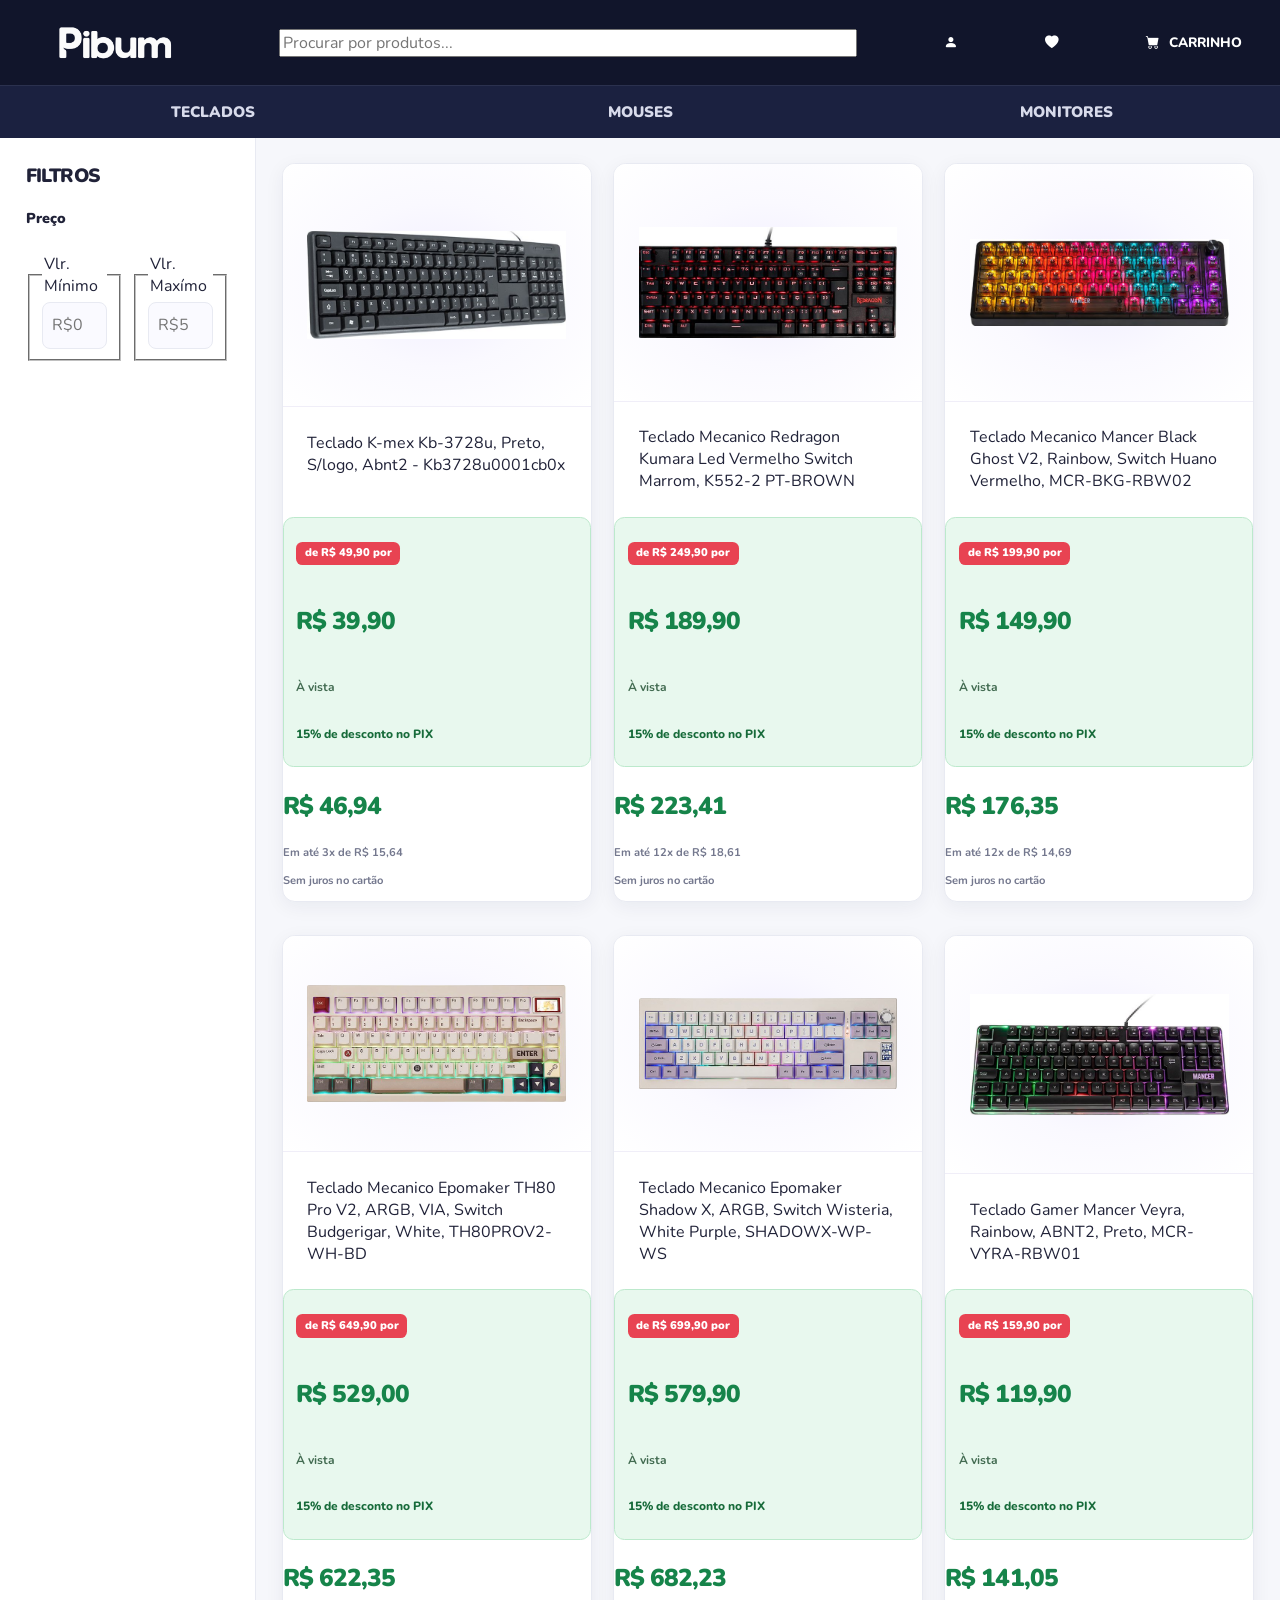
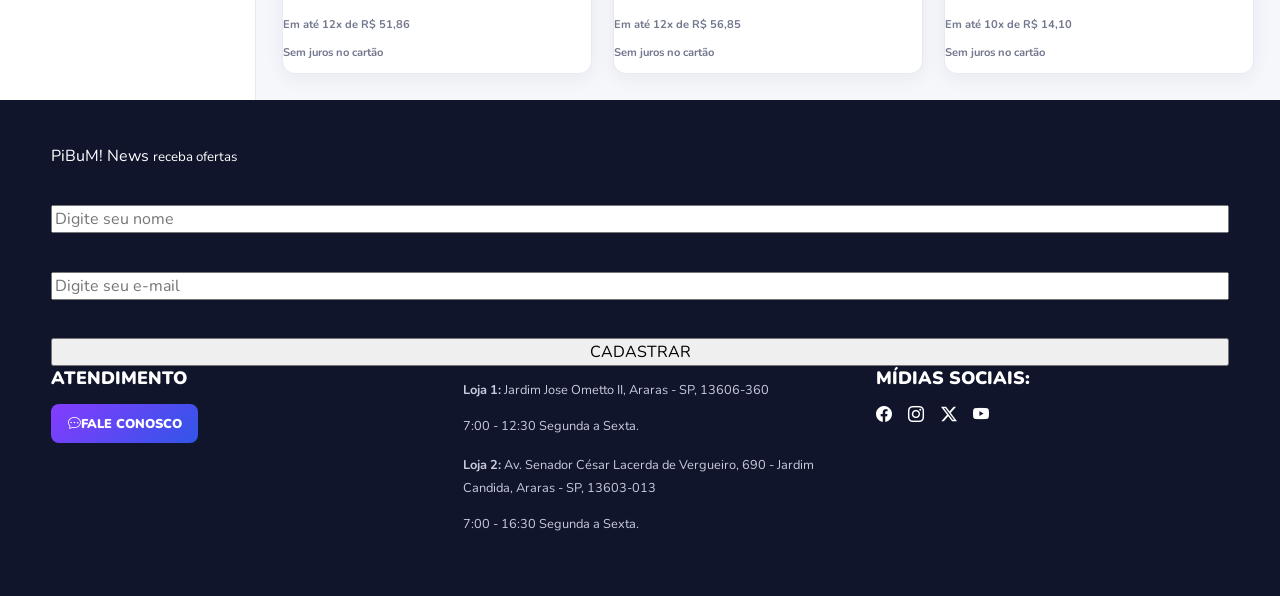
<file: index.html>
<!DOCTYPE html>
<html lang="pt-br">
<head>
    <meta charset="UTF-8">
    <meta name="viewport" content="width=device-width, initial-scale=1.0">
    <link rel="stylesheet" href="style.css">
    <link rel="stylesheet" href="https://cdn.jsdelivr.net/npm/bootstrap-icons@1.13.1/font/bootstrap-icons.min.css">
    <link rel="icon" type="img/png" href="imglogo/Pibum Site Logo.png">
    <title>Pikabum</title>
</head>
<body>

    <!--HEADER-->

    <header>
        <div class="logo">
            <img src="logo-pibum.png">
        </div>
        
        <input type="search" placeholder="Procurar por produtos..." class="busca">
           
        <div class="user" title="Usuário"><i class="bi bi-person-fill"></i></div>
            
        <div class="favoritos" title="Favoritos"><i class="bi bi-heart-fill"></i></div>
            
        <div class="carrinho">
            <i class="bi bi-cart-fill"></i>
            <div class="texto_carrinho">
                <p>CARRINHO</p>
            
            </div>
        </div>
            
    </header>
    
    <!--NAV-->

    <nav>
        <ul>
            <li><a href="index.html">TECLADOS</a></li>
            <li><a href="mouses.html">MOUSES</a></li>
            <li><a href="monitores.html">MONITORES</a></li>
        </ul>
    </nav>

    <!--ASIDE-->

    <aside>

        <h2>FILTROS</h2>
        <div class="blocoPrecos">
            <h3>Preço</h3>

            <div class="caixinhas">
                <div class="caixinhaMin">
                <fieldset> 
                    <legend>Vlr. Mínimo</legend>
                    <input type="number" placeholder="R$0,00" min="0">
               </fieldset>
                </div>

                <div class="caixinhaMax">
                    <fieldset>
                        <legend>Vlr. Maxímo</legend>
                        <input type="number" placeholder="R$5.000,00" min="0">
                    </fieldset>
                </div>
            </div>
        </div>

        
    </aside>

    <!--MAIN-->

    <main>
    <!--TECLADO 1-->
    <div class="cardProduto">

        <div class="cardImagemCaixa">
            <img src="Teclado Membrana K-Mex KB-3728, ABNT2, Preto, KB3728U0001CB0X.png">
        </div>

        <div class="cardTexto">Teclado K-mex Kb-3728u, Preto, S/logo, Abnt2 - Kb3728u0001cb0x</div>
        <div class="cardPix">
            <p class="promo">de R$ 49,90 por</p>
            <p class="preco">R$ 39,90</p>
            <p class="aVista">À vista</p>
            <p class="descontoPix">15% de desconto no PIX</p>
        </div>

        <div class="cardParcela">
            <p class="preco">R$ 46,94</p>
            <p class="infoCartao">Em até 3x de R$ 15,64</p>
            <p class="infoCartao">Sem juros no cartão</p>
        </div>
    </div>

    <!--TECLADO 2-->
    <div class="cardProduto">

        <div class="cardImagemCaixa">
            <img src="Teclado Mecanico Redragon Kumara Led Vermelho Switch Marrom, K552-2 PT-BROWN.png">
        </div>

        <div class="cardTexto">Teclado Mecanico Redragon Kumara Led Vermelho Switch Marrom, K552-2 PT-BROWN</div>
        <div class="cardPix">
            <p class="promo">de R$ 249,90 por</p>
            <p class="preco">R$ 189,90</p>
            <p class="aVista">À vista</p>
            <p class="descontoPix">15% de desconto no PIX</p>
        </div>

        <div class="cardParcela">
            <p class="preco">R$ 223,41</p>
            <p class="infoCartao">Em até 12x de R$ 18,61</p>
            <p class="infoCartao">Sem juros no cartão</p>
        </div>
    </div>

    <!--TECLADO 3-->
    <div class="cardProduto">

        <div class="cardImagemCaixa">
            <img src="Teclado Mecanico Mancer Black Ghost V2, Rainbow, Switch Huano Vermelho, MCR-BKG-RBW02.png">
        </div>

        <div class="cardTexto">Teclado Mecanico Mancer Black Ghost V2, Rainbow, Switch Huano Vermelho, MCR-BKG-RBW02</div>
        <div class="cardPix">
            <p class="promo">de R$ 199,90 por</p>
            <p class="preco">R$ 149,90</p>
            <p class="aVista">À vista</p>
            <p class="descontoPix">15% de desconto no PIX</p>
        </div>

        <div class="cardParcela">
            <p class="preco">R$ 176,35</p>
            <p class="infoCartao">Em até 12x de R$ 14,69</p>
            <p class="infoCartao">Sem juros no cartão</p>
        </div>
    </div>

    <!--TECLADO 4-->
    <div class="cardProduto">

        <div class="cardImagemCaixa">
            <img src="Teclado Mecanico Epomaker TH80 Pro V2, ARGB, VIA, Switch Budgerigar, White, TH80PROV2-WH-BD.png">
        </div>

        <div class="cardTexto">Teclado Mecanico Epomaker TH80 Pro V2, ARGB, VIA, Switch Budgerigar, White, TH80PROV2-WH-BD</div>
        <div class="cardPix">
            <p class="promo">de R$ 649,90 por</p>
            <p class="preco">R$ 529,00</p>
            <p class="aVista">À vista</p>
            <p class="descontoPix">15% de desconto no PIX</p>
        </div>

        <div class="cardParcela">
            <p class="preco">R$ 622,35</p>
            <p class="infoCartao">Em até 12x de R$ 51,86</p>
            <p class="infoCartao">Sem juros no cartão</p>
        </div>
    </div>

    <!--TECLADO 5-->
    <div class="cardProduto">

        <div class="cardImagemCaixa">
            <img src="Teclado Mecanico Epomaker Shadow X, ARGB, Switch Wisteria, White Purple, SHADOWX-WP-WS.png">
        </div>

        <div class="cardTexto">Teclado Mecanico Epomaker Shadow X, ARGB, Switch Wisteria, White Purple, SHADOWX-WP-WS</div>
        <div class="cardPix">
            <p class="promo">de R$ 699,90 por</p>
            <p class="preco">R$ 579,90</p>
            <p class="aVista">À vista</p>
            <p class="descontoPix">15% de desconto no PIX</p>
        </div>

        <div class="cardParcela">
            <p class="preco">R$ 682,23</p>
            <p class="infoCartao">Em até 12x de R$ 56,85</p>
            <p class="infoCartao">Sem juros no cartão</p>
        </div>
    </div>

    <!--TECLADO 6-->
    <div class="cardProduto">

        <div class="cardImagemCaixa">
            <img src="Teclado Gamer Mancer Veyra, Rainbow, ABNT2, Preto, MCR-VYRA-RBW01.png">
        </div>

        <div class="cardTexto">Teclado Gamer Mancer Veyra, Rainbow, ABNT2, Preto, MCR-VYRA-RBW01</div>
        <div class="cardPix">
            <p class="promo">de R$ 159,90 por</p>
            <p class="preco">R$ 119,90</p>
            <p class="aVista">À vista</p>
            <p class="descontoPix">15% de desconto no PIX</p>
        </div>

        <div class="cardParcela">
            <p class="preco">R$ 141,05</p>
            <p class="infoCartao">Em até 10x de R$ 14,10</p>
            <p class="infoCartao">Sem juros no cartão</p>
        </div>
    </div>
</main>

    <!--FOOTER-->

    <footer>
    <div class="footCad">
        <span>PiBuM! News <small>receba ofertas</small></span>
        <input type="text" placeholder="Digite seu nome">
        <input type="email" placeholder="Digite seu e-mail">
        <button>CADASTRAR</button>
    </div>
    <div class="footContent">
        <div class="footAtendimento">
        <h2>ATENDIMENTO</h2>
        <button class="buttonAtendimento"><i class="bi bi-chat-dots"></i>FALE CONOSCO</button>
    </div>

    <div class="lojaFisica">
        <div class="loja1">
            <p><strong>Loja 1: </strong>Jardim Jose Ometto II, Araras - SP, 13606-360</p>
            <p>7:00 - 12:30 Segunda a Sexta.</p>
        </div>
        <div class="loja2">
            <p><strong>Loja 2: </strong> Av. Senador César Lacerda de Vergueiro, 690 - Jardim Candida, Araras - SP, 13603-013</p>
            <p>7:00 - 16:30 Segunda a Sexta.</p>
        </div>
    </div>

    <div class="midiasSociais">
        <h2>MÍDIAS SOCIAIS:</h2>
        <div class="midiaIcons">
            <i class="bi bi-facebook"></i>
            <a href="https://www.instagram.com/breno.brunoo/"><i class="bi bi-instagram"></i></a>
            <i class="bi bi-twitter-x"></i>
            <a href="https://www.youtube.com/@caf-etec/videos"><i class="bi bi-youtube"></i></a>
        </div>
    </div>
    </div>
    </footer>
</body>
</html>
</file>
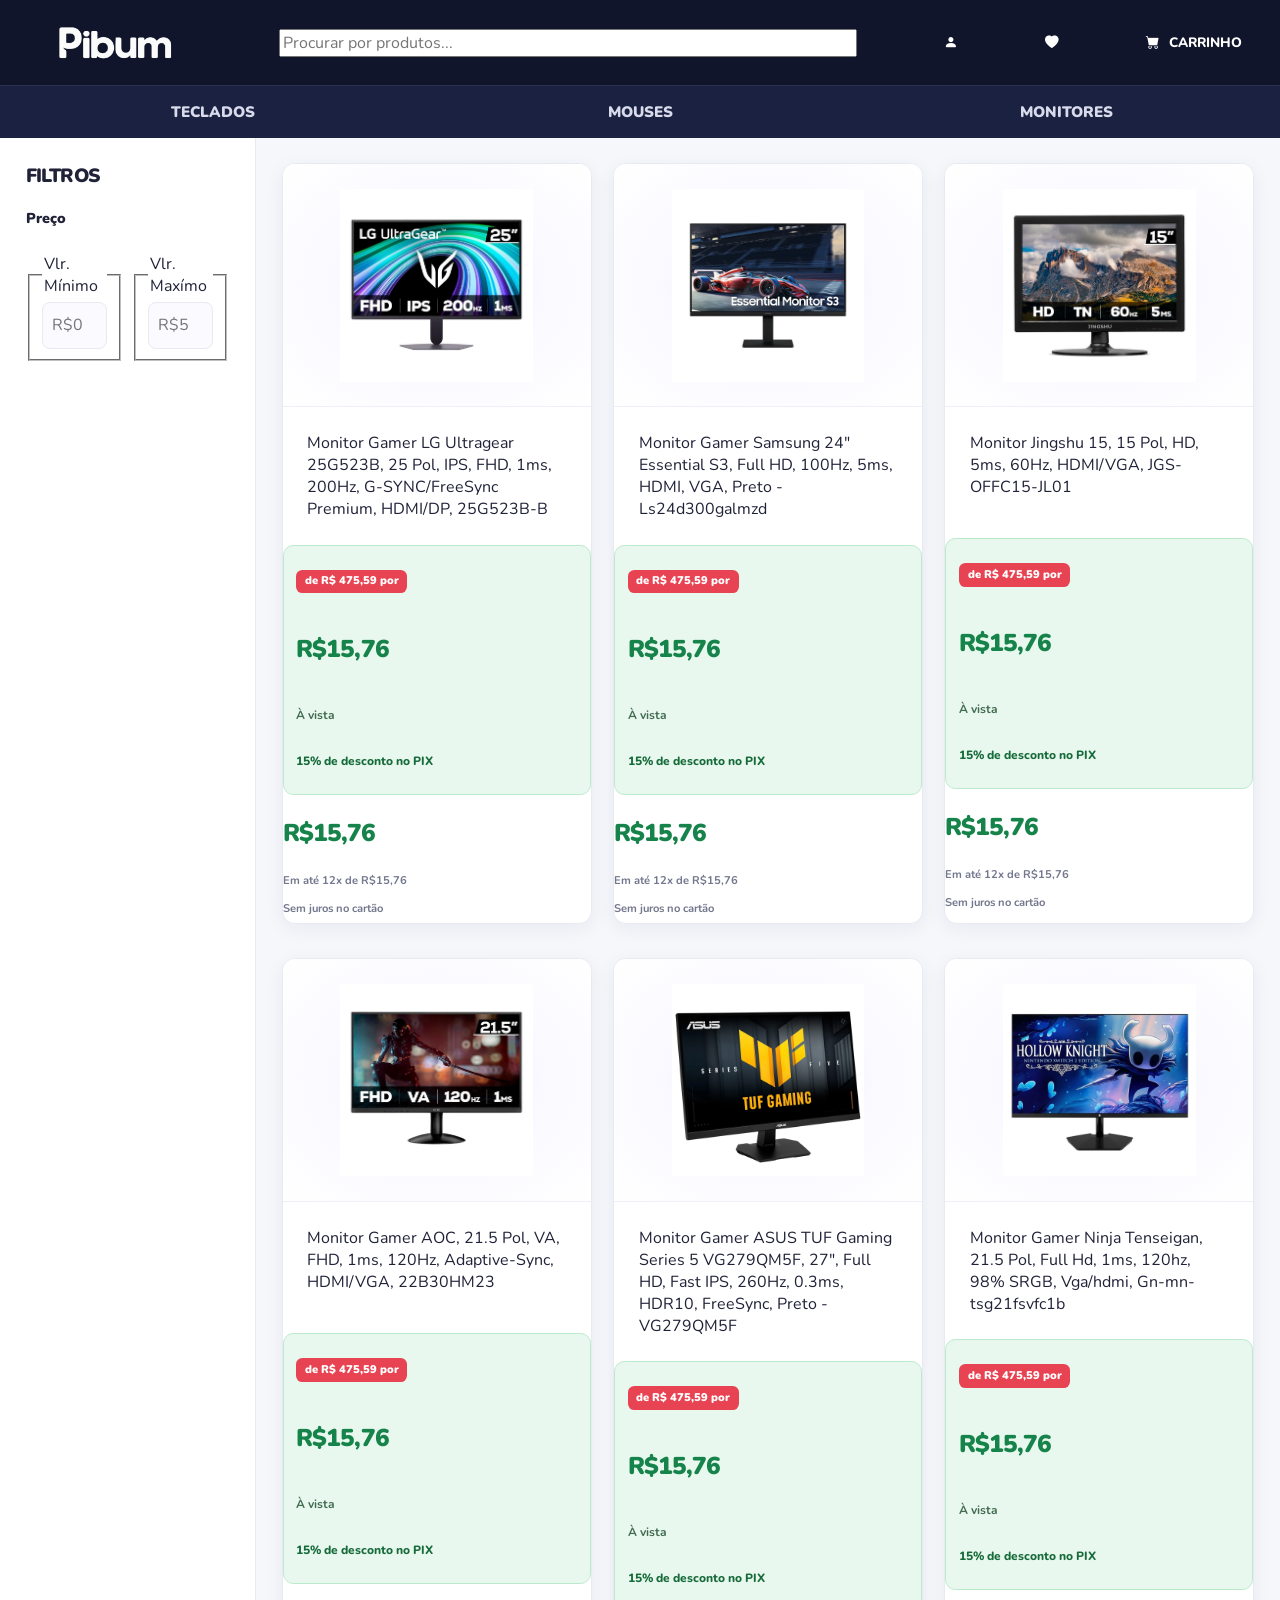
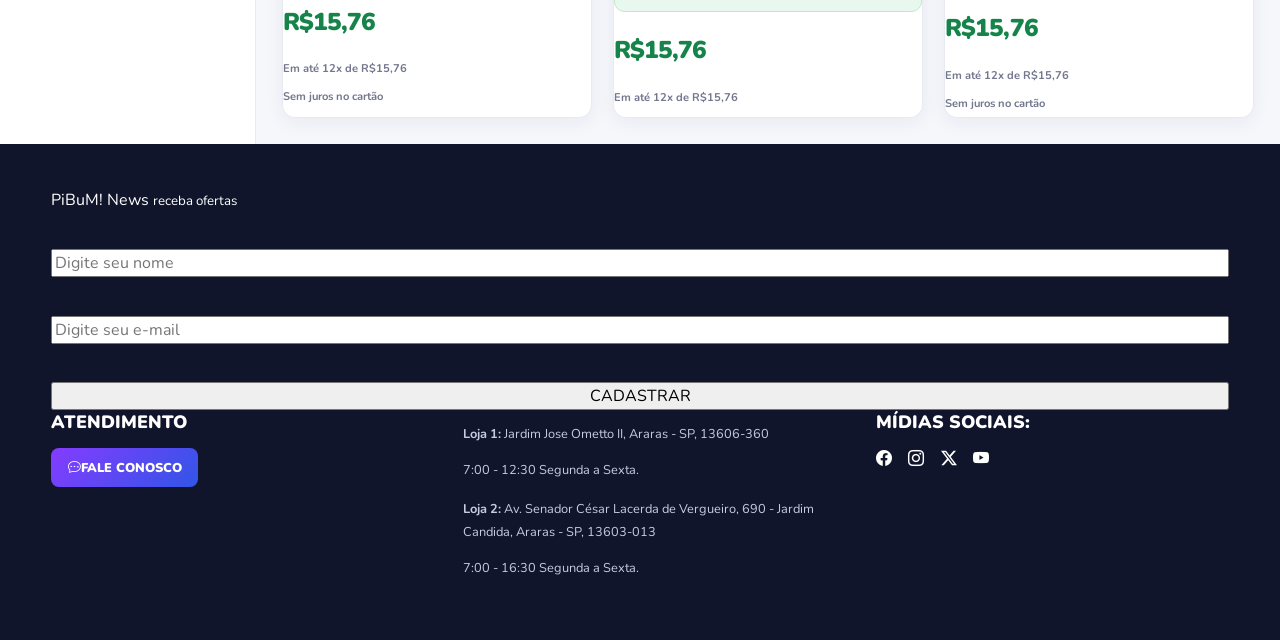
<file: monitores.html>
<!DOCTYPE html>
<html lang="pt-br">
<head>
    <meta charset="UTF-8">
    <meta name="viewport" content="width=device-width, initial-scale=1.0">
    <link rel="stylesheet" href="style.css">
    <link rel="stylesheet" href="https://cdn.jsdelivr.net/npm/bootstrap-icons@1.13.1/font/bootstrap-icons.min.css">
    <link rel="icon" type="img/png" href="imglogo/Pibum Site Logo.png">
    <title>Pikabum</title>
</head>
<body>
    <header>
        <div class="logo">
            <img src="logo-pibum.png">
        </div>
        
        <input type="search" placeholder="Procurar por produtos..." class="busca">
           
        <div class="user"><i class="bi bi-person-fill"></i></div>
            
        <div class="favoritos"><i class="bi bi-heart-fill"></i></div>
            
        <div class="carrinho">
            <i class="bi bi-cart-fill"></i>
            <div class="texto_carrinho">
                <p>CARRINHO</p>
               
            </div>
        </div>
            
    </header>
    
    <nav>
        <ul>
            <li><a href="index.html">TECLADOS</a></li>
            <li><a href="mouses.html">MOUSES</a></li>
            <li><a href="monitores.html">MONITORES</a></li>
        </ul>
    </nav>

    <aside>

        <h2>FILTROS</h2>
        <div class="blocoPrecos">
            <h3>Preço</h3>

            <div class="caixinhas">
                <div class="caixinhaMin">
                <fieldset> 
                    <legend>Vlr. Mínimo</legend>
                    <input type="number" placeholder="R$0,00" min="0">
               </fieldset>
                </div>

                <div class="caixinhaMax">
                    <fieldset>
                        <legend>Vlr. Maxímo</legend>
                        <input type="number" placeholder="R$5.000,00" min="0">
                    </fieldset>
                </div>
            </div>
        </div>

       
    </aside>
    <main>
        <div class="cardProduto">
            <div class="cardImagemCaixa">
                <img src="Monitor Gamer LG Ultragear 25G523B, 25 Pol, IPS, FHD, 1ms, 200Hz, G-SYNC_FreeSync Premium, HDMI_DP, 25G523B-B.png">
            </div>

            <div class="cardTexto">Monitor Gamer LG Ultragear 25G523B, 25 Pol, IPS, FHD, 1ms, 200Hz, G-SYNC/FreeSync Premium, HDMI/DP, 25G523B-B</div>

            <div class="cardPix">
                <p class="promo">de R$ 475,59 por</p>
                <p class="preco">R$15,76</p>
                <p class="aVista">À vista</p>
                <p class="descontoPix">15% de desconto no PIX</p>
            </div>
            <div class="cardParcela">
                <p class="preco">R$15,76</p>
                <p class="infoCartao">Em até 12x de R$15,76</p>
                <p class="infoCartao">Sem juros no cartão</p>
            </div>
        </div>

        <div class="cardProduto">
            <div class="cardImagemCaixa">
                <img src="Monitor Gamer Samsung 24_ Essential S3, Full HD, 100Hz, 5ms, HDMI, VGA, Preto - Ls24d300galmzd.png">
            </div>

            <div class="cardTexto">Monitor Gamer Samsung 24" Essential S3, Full HD, 100Hz, 5ms, HDMI, VGA, Preto - Ls24d300galmzd</div>

            <div class="cardPix">
                <p class="promo">de R$ 475,59 por</p>
                <p class="preco">R$15,76</p>
                <p class="aVista">À vista</p>
                <p class="descontoPix">15% de desconto no PIX</p>
            </div>
            <div class="cardParcela">
                <p class="preco">R$15,76</p>
                <p class="infoCartao">Em até 12x de R$15,76</p>
                <p class="infoCartao">Sem juros no cartão</p>
            </div>
        </div>

        <div class="cardProduto">
            <div class="cardImagemCaixa">
                <img src="Monitor Jingshu 15, 15 Pol, HD, 5ms, 60Hz, HDMI_VGA, JGS-OFFC15-JL01.png">
            </div>

            <div class="cardTexto">Monitor Jingshu 15, 15 Pol, HD, 5ms, 60Hz, HDMI/VGA, JGS-OFFC15-JL01</div>

            <div class="cardPix">
                <p class="promo">de R$ 475,59 por</p>
                <p class="preco">R$15,76</p>
                <p class="aVista">À vista</p>
                <p class="descontoPix">15% de desconto no PIX</p>
            </div>
            <div class="cardParcela">
                <p class="preco">R$15,76</p>
                <p class="infoCartao">Em até 12x de R$15,76</p>
                <p class="infoCartao">Sem juros no cartão</p>
            </div>
        </div>

        <div class="cardProduto">
            <div class="cardImagemCaixa">
                <img src="Monitor-Gamer-AOC_-21.png">
            </div>

            <div class="cardTexto">Monitor Gamer AOC, 21.5 Pol, VA, FHD, 1ms, 120Hz, Adaptive-Sync, HDMI/VGA, 22B30HM23</div>

           <div class="cardPix">
                <p class="promo">de R$ 475,59 por</p>
                <p class="preco">R$15,76</p>
                <p class="aVista">À vista</p>
                <p class="descontoPix">15% de desconto no PIX</p>
            </div>
            <div class="cardParcela">
                <p class="preco">R$15,76</p>
                <p class="infoCartao">Em até 12x de R$15,76</p>
                <p class="infoCartao">Sem juros no cartão</p>
            </div>
        </div>

        <div class="cardProduto">
            <div class="cardImagemCaixa">
                <img src="Monitor-Gamer-ASUS-TUF-Gaming-Series-5-VG279QM5F_-27__-Full-HD_-Fast-IPS_-260Hz_-0_1.png">
            </div>

            <div class="cardTexto">Monitor Gamer ASUS TUF Gaming Series 5 VG279QM5F, 27", Full HD, Fast IPS, 260Hz, 0.3ms, HDR10, FreeSync, Preto - VG279QM5F</div>

            <div class="cardPix">
                <p class="promo">de R$ 475,59 por</p>
                <p class="preco">R$15,76</p>
                <p class="aVista">À vista</p>
                <p class="descontoPix">15% de desconto no PIX</p>
            </div>
            <div class="cardParcela">
                <p class="preco">R$15,76</p>
                <p class="infoCartao">Em até 12x de R$15,76</p>
                <p class="infoCartao">Sem juros no cartão</p>
            </div>
        </div>

        <div class="cardProduto">
            <div class="cardImagemCaixa">
                <img src="Monitor-Gamer-Ninja-Tenseigan_-21.png">
            </div>

            <div class="cardTexto">Monitor Gamer Ninja Tenseigan, 21.5 Pol, Full Hd, 1ms, 120hz, 98% SRGB, Vga/hdmi, Gn-mn-tsg21fsvfc1b</div>

            <div class="cardPix">
                <p class="promo">de R$ 475,59 por</p>
                <p class="preco">R$15,76</p>
                <p class="aVista">À vista</p>
                <p class="descontoPix">15% de desconto no PIX</p>
            </div>
            <div class="cardParcela">
                <p class="preco">R$15,76</p>
                <p class="infoCartao">Em até 12x de R$15,76</p>
                <p class="infoCartao">Sem juros no cartão</p>
            </div>
        </div>
        
        
    </main>
        <!--FOOTER-->

    <footer>
    <div class="footCad">
        <span>PiBuM! News <small>receba ofertas</small></span>
        <input type="text" placeholder="Digite seu nome">
        <input type="email" placeholder="Digite seu e-mail">
        <button>CADASTRAR</button>
    </div>
    <div class="footContent">
        <div class="footAtendimento">
        <h2>ATENDIMENTO</h2>
        <button class="buttonAtendimento"><i class="bi bi-chat-dots"></i>FALE CONOSCO</button>
    </div>

    <div class="lojaFisica">
        <div class="loja1">
            <p><strong>Loja 1: </strong>Jardim Jose Ometto II, Araras - SP, 13606-360</p>
            <p>7:00 - 12:30 Segunda a Sexta.</p>
        </div>
        <div class="loja2">
            <p><strong>Loja 2: </strong> Av. Senador César Lacerda de Vergueiro, 690 - Jardim Candida, Araras - SP, 13603-013</p>
            <p>7:00 - 16:30 Segunda a Sexta.</p>
        </div>
    </div>

    <div class="midiasSociais">
        <h2>MÍDIAS SOCIAIS:</h2>
        <div class="midiaIcons">
            <i class="bi bi-facebook"></i>
            <a href="https://www.instagram.com/breno.brunoo/"><i class="bi bi-instagram"></i></a>
            <i class="bi bi-twitter-x"></i>
            <a href="https://www.youtube.com/@caf-etec/videos"><i class="bi bi-youtube"></i></a>
        </div>
    </div>
    </div>
    </footer>
</body>
</html>
</file>
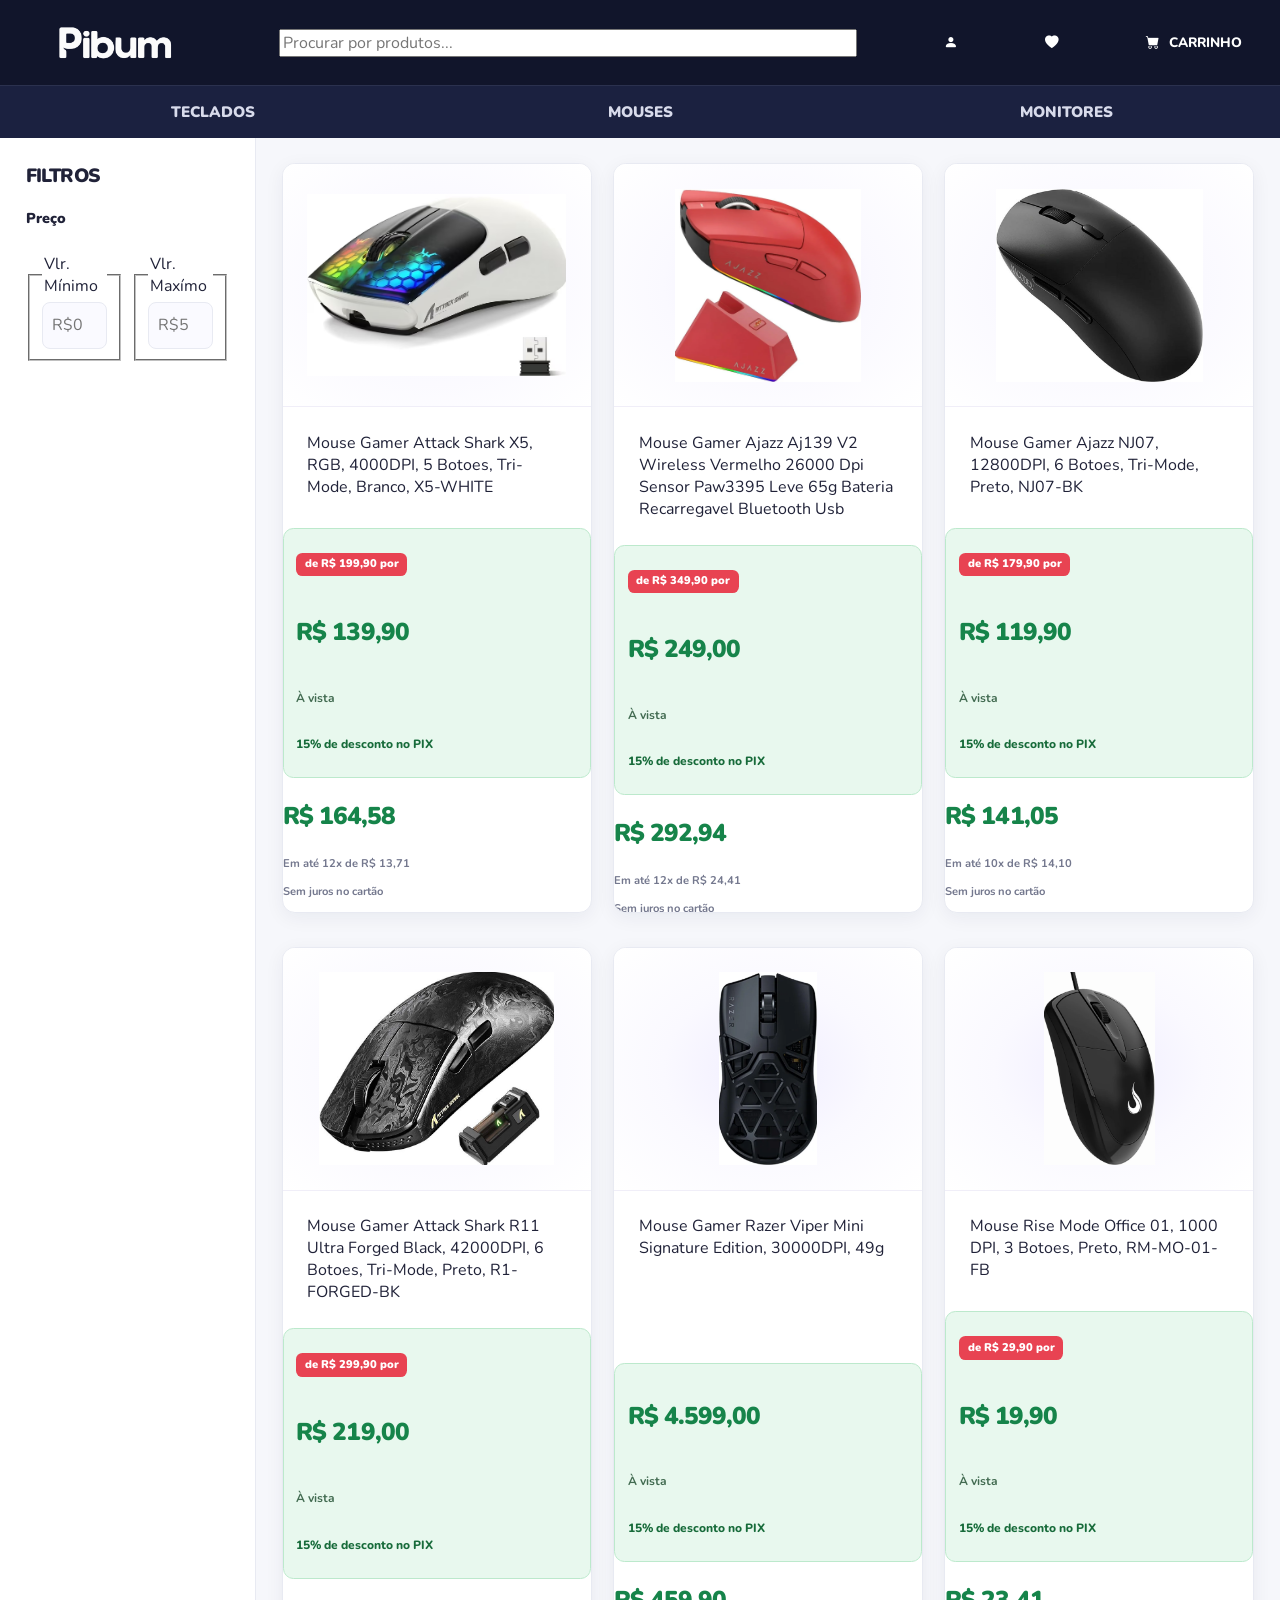
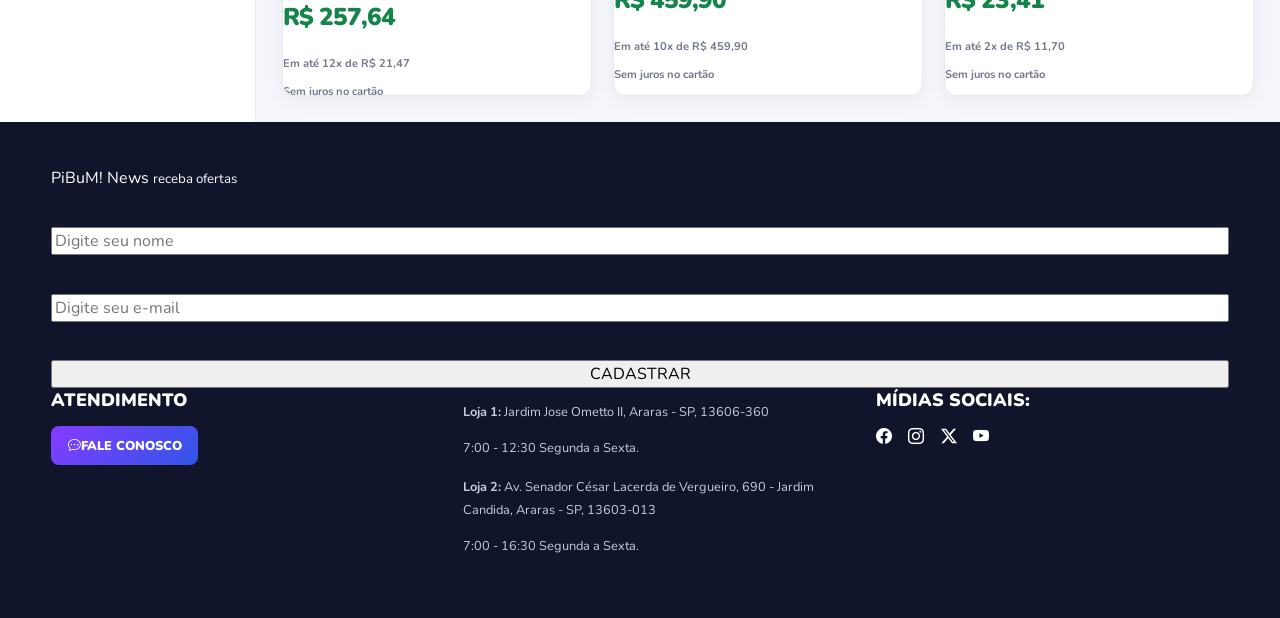
<file: mouses.html>
<!DOCTYPE html>
<html lang="pt-br">
<head>
    <meta charset="UTF-8">
    <meta name="viewport" content="width=device-width, initial-scale=1.0">
    <link rel="stylesheet" href="style.css">
    <link rel="stylesheet" href="https://cdn.jsdelivr.net/npm/bootstrap-icons@1.13.1/font/bootstrap-icons.min.css">
    <link rel="icon" type="img/png" href="imglogo/Pibum Site Logo.png">
    <title>Pikabum</title>
</head>
<body>
    <header>
        <div class="logo">
            <img src="logo-pibum.png">
        </div>
        
        <input type="search" placeholder="Procurar por produtos..." class="busca">
           
        <div class="user"><i class="bi bi-person-fill"></i></div>
            
        <div class="favoritos"><i class="bi bi-heart-fill"></i></div>
            
        <div class="carrinho">
            <i class="bi bi-cart-fill"></i>
            <div class="texto_carrinho">
                <p>CARRINHO</p>
           
            </div>
        </div>
            
    </header>
    
    <nav>
        <ul>
            <li><a href="index.html">TECLADOS</a></li>
            <li><a href="mouses.html">MOUSES</a></li>
            <li><a href="monitores.html">MONITORES</a></li>
        </ul>
    </nav>

    <aside>

        <h2>FILTROS</h2>
        <div class="blocoPrecos">
            <h3>Preço</h3>

            <div class="caixinhas">
                <div class="caixinhaMin">
                <fieldset> 
                    <legend>Vlr. Mínimo</legend>
                    <input type="number" placeholder="R$0,00" min="0">
               </fieldset>
                </div>

                <div class="caixinhaMax">
                    <fieldset>
                        <legend>Vlr. Maxímo</legend>
                        <input type="number" placeholder="R$5.000,00" min="0">
                    </fieldset>
                </div>
            </div>
        </div>

       
    </aside>
    <main>
    <!--MOUSE 1-->

    <div class="cardProduto">

        <div class="cardImagemCaixa">
            <img src="ATTACK SHARK X5 Wireless Gaming Mouse with Tri-Modes.png">
        </div>

        <div class="cardTexto">Mouse Gamer Attack Shark X5, RGB, 4000DPI, 5 Botoes, Tri-Mode, Branco, X5-WHITE</div>
        <div class="cardPix">
            <p class="promo">de R$ 199,90 por</p>
            <p class="preco">R$ 139,90</p>
            <p class="aVista">À vista</p>
            <p class="descontoPix">15% de desconto no PIX</p>
        </div>

        <div class="cardParcela">
            <p class="preco">R$ 164,58</p>
            <p class="infoCartao">Em até 12x de R$ 13,71</p>
            <p class="infoCartao">Sem juros no cartão</p>
        </div>
    </div>

    <!--MOUSE 2-->

    <div class="cardProduto">

        <div class="cardImagemCaixa">
            <img src="Mouse Gamer Ajazz Aj139 V2 Wireless Vermelho 26000 Dpi Sensor Paw3395 Leve 65g Bateria Recarregável Bluetooth Usb.png">
        </div>

        <div class="cardTexto">Mouse Gamer Ajazz Aj139 V2 Wireless Vermelho 26000 Dpi Sensor Paw3395 Leve 65g Bateria Recarregavel Bluetooth Usb</div>
        <div class="cardPix">
            <p class="promo">de R$ 349,90 por</p>
            <p class="preco">R$ 249,00</p>
            <p class="aVista">À vista</p>
            <p class="descontoPix">15% de desconto no PIX</p>
        </div>

        <div class="cardParcela">
            <p class="preco">R$ 292,94</p>
            <p class="infoCartao">Em até 12x de R$ 24,41</p>
            <p class="infoCartao">Sem juros no cartão</p>
        </div>
    </div>

    <!--MOUSE 3-->

    <div class="cardProduto">

        <div class="cardImagemCaixa">
            <img src="Mouse Gamer Ajazz NJ07, 12800DPI, 6 Botoes, Tri-Mode, Preto, NJ07-BK.png">
        </div>

        <div class="cardTexto">Mouse Gamer Ajazz NJ07, 12800DPI, 6 Botoes, Tri-Mode, Preto, NJ07-BK</div>
        <div class="cardPix">
            <p class="promo">de R$ 179,90 por</p>
            <p class="preco">R$ 119,90</p>
            <p class="aVista">À vista</p>
            <p class="descontoPix">15% de desconto no PIX</p>
        </div>

        <div class="cardParcela">
            <p class="preco">R$ 141,05</p>
            <p class="infoCartao">Em até 10x de R$ 14,10</p>
            <p class="infoCartao">Sem juros no cartão</p>
        </div>
    </div>

    <!--MOUSE 4-->
    <div class="cardProduto">

        <div class="cardImagemCaixa">
            <img src="Mouse Gamer Attack Shark R11 Ultra Forged Black, 42000DPI, 6 Botoes, Tri-Mode, Preto, R11-FORGED-BK.png">
        </div>

        <div class="cardTexto">Mouse Gamer Attack Shark R11 Ultra Forged Black, 42000DPI, 6 Botoes, Tri-Mode, Preto, R1-FORGED-BK</div>
        <div class="cardPix">
            <p class="promo">de R$ 299,90 por</p>
            <p class="preco">R$ 219,00</p>
            <p class="aVista">À vista</p>
            <p class="descontoPix">15% de desconto no PIX</p>
        </div>
        
        <div class="cardParcela">
            <p class="preco">R$ 257,64</p>
            <p class="infoCartao">Em até 12x de R$ 21,47</p>
            <p class="infoCartao">Sem juros no cartão</p>
        </div>
    </div>

    <!--MOUSE 5-->

    <div class="cardProduto">

        <div class="cardImagemCaixa">
            <img src="Mouse Gamer Razer Viper Mini Signature Edition, 30000DPI, 49g, 8khz_.png">
        </div>

        <div class="cardTexto">Mouse Gamer Razer Viper Mini Signature Edition, 30000DPI, 49g</div>
        <div class="cardPix">
            <p class="preco">R$ 4.599,00</p>
            <p class="aVista">À vista</p>
            <p class="descontoPix">15% de desconto no PIX</p>
        </div>

        <div class="cardParcela">
            <p class="preco">R$ 459,90</p>
            <p class="infoCartao">Em até 10x de R$ 459,90</p>
            <p class="infoCartao">Sem juros no cartão</p>
        </div>
    </div>

    <!--MOUSE 6-->

    <div class="cardProduto">

        <div class="cardImagemCaixa">
            <img src="Mouse Rise Mode Office 01, 1000 DPI, 3 Botões, Preto, RM-MO-01-FB.png">
        </div>

        <div class="cardTexto">Mouse Rise Mode Office 01, 1000 DPI, 3 Botoes, Preto, RM-MO-01-FB</div>
        <div class="cardPix">
            <p class="promo">de R$ 29,90 por</p>
            <p class="preco">R$ 19,90</p>
            <p class="aVista">À vista</p>
            <p class="descontoPix">15% de desconto no PIX</p>
        </div>

        <div class="cardParcela">
            <p class="preco">R$ 23,41</p>
            <p class="infoCartao">Em até 2x de R$ 11,70</p>
            <p class="infoCartao">Sem juros no cartão</p>
        </div>
    </div>
</main>
        <!--FOOTER-->

    <footer>
    <div class="footCad">
        <span>PiBuM! News <small>receba ofertas</small></span>
        <input type="text" placeholder="Digite seu nome">
        <input type="email" placeholder="Digite seu e-mail">
        <button>CADASTRAR</button>
    </div>
    <div class="footContent">
        <div class="footAtendimento">
        <h2>ATENDIMENTO</h2>
        <button class="buttonAtendimento"><i class="bi bi-chat-dots"></i>FALE CONOSCO</button>
    </div>

    <div class="lojaFisica">
        <div class="loja1">
            <p><strong>Loja 1: </strong>Jardim Jose Ometto II, Araras - SP, 13606-360</p>
            <p>7:00 - 12:30 Segunda a Sexta.</p>
        </div>
        <div class="loja2">
            <p><strong>Loja 2: </strong> Av. Senador César Lacerda de Vergueiro, 690 - Jardim Candida, Araras - SP, 13603-013</p>
            <p>7:00 - 16:30 Segunda a Sexta.</p>
        </div>
    </div>

    <div class="midiasSociais">
        <h2>MÍDIAS SOCIAIS:</h2>
        <div class="midiaIcons">
            <i class="bi bi-facebook"></i>
            <a href="https://www.instagram.com/breno.brunoo/"><i class="bi bi-instagram"></i></a>
            <i class="bi bi-twitter-x"></i>
            <a href="https://www.youtube.com/@caf-etec/videos"><i class="bi bi-youtube"></i></a>
        </div>
    </div>
    </div>
    </footer>
</body>
</html>
</file>
<file: style.css>
@import url('https://fonts.googleapis.com/css2?family=Nunito:wght@400;500;600;700;800;900&display=swap');

/* =========================================
   PIBUM! — VARIÁVEIS
========================================= */

:root {
    --navy: #11152b;
    --navy-light: #1b2140;
    --blue: #3155e7;
    --purple: #853cff;
    --purple-light: #f0eaff;
    --background: #f6f7fb;
    --white: #ffffff;
    --text: #202238;
    --muted: #74788e;
    --border: #e8eaf2;
    --green: #16844a;
    --red: #e84352;

    --radius: clamp(0.65rem, 1vw, 1rem);
    --page-padding: clamp(1rem, 4vw, 4rem);
    --section-gap: clamp(0.8rem, 1.5vw, 1.5rem);

    --shadow: 0 0.3rem 1.2rem rgb(24 29 65 / 6%);
    --shadow-hover: 0 0.7rem 1.8rem rgb(24 29 65 / 12%);
}

/* =========================================
   RESET
========================================= */

* {
    box-sizing: border-box;
}

html {
    scroll-behavior: smooth;
}

body {
    margin: 0;
    min-width: 320px;
    background: var(--background);
    color: var(--text);
    font-family: 'Nunito', sans-serif;

    display: grid;
    grid-template-columns: minmax(0, 1fr);
    grid-template-areas:
        "head"
        "nav"
        "filter"
        "main"
        "foot";
}

img {
    display: block;
    max-width: 100%;
}

a {
    color: inherit;
}

input,
button,
select {
    font: inherit;
}

button,
a {
    -webkit-tap-highlight-color: transparent;
}

/* =========================================
   CABEÇALHO
========================================= */

header {
    grid-area: head;
    width: 100%;
    min-width: 0;

    padding: 1.5rem var(--page-padding);

    display: flex;
    align-items: center;
    justify-content: space-between;
    flex-wrap: wrap;
    gap: clamp(0.65rem, 1.5vw, 1.5rem);

    background: var(--navy);
    color: var(--white);
}

.logo {
    display: flex;
    align-items: center;
    flex-shrink: 0;
}

.logo img {
    width: clamp(6.5rem, 12vw, 10.5rem);
    height: auto;
    object-fit: contain;
}

.busca {
    order: 5;
    width: 100%;
    min-width: 0;
}

.busca input {
    display: block;
    width: 100%;
    min-width: 0;

    padding: 0.8em 1em;

    color: var(--text);
    background: var(--white);
    border: 0.12em solid transparent;
    border-radius: 0.65rem;
    outline: none;

    font-size: clamp(0.85rem, 1.2vw, 1rem);

    transition: border-color 0.2s ease;
}

.busca input:focus {
    border-color: var(--purple);
}

.busca input::placeholder {
    color: #9295a7;
}

.user,
.favoritos,
.carrinho {
    display: flex;
    align-items: center;
    justify-content: center;
    gap: 0.45em;

    color: var(--white);
    text-decoration: none;
    font-size: clamp(0.75rem, 1vw, 1rem);
    font-weight: 800;
    white-space: nowrap;
}

.user img,
.favoritos img,
.carrinho img {
    width: 2.2rem;
    height: 2.2rem;
    object-fit: contain;
    flex-shrink: 0;
}

.texto_carrinho {
    display: none;
}

/* =========================================
   NAVEGAÇÃO
========================================= */

nav {
    grid-area: nav;
    width: 100%;
    background: var(--navy-light);
    border-top: 1px solid rgb(255 255 255 / 7%);
}

nav ul {
    display: flex;
    align-items: stretch;
    justify-content: center;

    list-style: none;
    margin: 0;
    padding: 0;
}

nav li {
    flex: 1;
    min-width: 0;
    text-align: center;
}

nav a {
    display: flex;
    align-items: center;
    justify-content: center;

    min-height: clamp(2.8rem, 4.5vw, 3.5rem);
    padding: 0.75em 0.6em;

    color: #d8dbeb;
    text-decoration: none;
    font-size: clamp(0.8rem, 1.1vw, 1rem);
    font-weight: 900;

    transition:
        color 0.2s ease,
        background-color 0.2s ease;
}

nav a:hover {
    color: var(--white);
    background: rgb(133 60 255 / 18%);
}

/* =========================================
   FILTROS
========================================= */

aside {
    grid-area: filter;
    min-width: 0;

    padding: clamp(1rem, 2vw, 2rem);

    background: var(--white);
    border-bottom: 1px solid var(--border);
}

aside h2 {
    margin: 0 0 1em;
    font-size: clamp(1.15rem, 1.5vw, 1.5rem);
    font-weight: 900;
    letter-spacing: -0.03em;
}

aside h3 {
    margin: 0 0 0.8em;
    font-size: clamp(0.9rem, 1.1vw, 1.1rem);
    font-weight: 900;
}

.blocoPrecos,
.blocoCategorias {
    margin-bottom: clamp(1.2rem, 2.5vw, 2rem);
}

.blocoPrecos {
    display: flex;
    flex-direction: column;
    gap: 0.8em;
}

.caixinhas {
    display: flex;
    align-items: center;
    gap: 4%;
    width: 100%;
}

.caixinhaMin,
.caixinhaMax {
    width: 48%;
    min-width: 0;
}

.caixinhaMin input,
.caixinhaMax input {
    width: 100%;
    min-width: 0;

    padding: 0.7em 0.6em;

    background: #fafaff;
    border: 1px solid var(--border);
    border-radius: 0.5rem;
    outline: none;
}

.caixinhaMin input:focus,
.caixinhaMax input:focus {
    border-color: var(--purple);
}

.blocoCategorias {
    display: flex;
    flex-direction: column;
    gap: 0.8em;
}

.blocoCategorias label {
    display: flex;
    align-items: center;
    gap: 0.6em;

    color: #50536b;
    font-size: clamp(0.8rem, 1vw, 0.95rem);
    font-weight: 700;
    cursor: pointer;
}

.blocoCategorias input {
    width: 1.05em;
    height: 1.05em;
    accent-color: var(--purple);
    cursor: pointer;
    flex-shrink: 0;
}

.quantidade {
    margin-left: auto;
    color: var(--muted);
    font-size: 0.8em;
    font-weight: 600;
}

/* =========================================
   VITRINE DE PRODUTOS
========================================= */

main {
    grid-area: main;
    min-width: 0;

    padding: clamp(1rem, 2.5vw, 2.5rem);

    display: grid;
    grid-template-columns: minmax(0, 1fr);
    align-content: start;
    gap: var(--section-gap);
}

/* =========================================
   CARDS DE PRODUTOS
========================================= */

.cardProduto {
    display: flex;
    flex-direction: column;
    min-width: 0;
    overflow: hidden;

    background: var(--white);
    border: 1px solid var(--border);
    border-radius: var(--radius);
    box-shadow: var(--shadow);

    transition:
        transform 0.22s ease,
        box-shadow 0.22s ease,
        border-color 0.22s ease;
}

.cardProduto:hover {
    transform: translateY(-0.25rem);
    border-color: #d8ccff;
    box-shadow: var(--shadow-hover);
}

.cardImagemCaixa {
    display: flex;
    align-items: center;
    justify-content: center;

    width: 100%;
    height: clamp(11rem, 20vw, 16rem);
    padding: 8%;

    background:
        radial-gradient(
            ellipse at center,
            #f0edff 0%,
            #faf9ff 48%,
            #ffffff 100%
        );

    border-bottom: 1px solid #f0eef8;
}

.cardImagemCaixa img {
    max-width: 100%;
    max-height: 100%;
    width: auto;
    height: auto;
    object-fit: contain;

    transition: transform 0.25s ease;
}

.cardProduto:hover .cardImagemCaixa img {
    transform: scale(1.045);
}

.cardTexto {
    display: flex;
    flex-direction: column;
    align-items: flex-start;
    flex: 1;
    gap: 0.65em;

    padding: clamp(0.9rem, 1.5vw, 1.5rem);
}

.cardTexto h2,
.cardTexto h3,
.cardTexto p {
    width: 100%;
    margin: 0;
    overflow-wrap: anywhere;
}

.cardTexto h2,
.cardTexto h3 {
    color: var(--text);
    font-size: clamp(0.95rem, 1.2vw, 1.15rem);
    font-weight: 900;
    line-height: 1.45;
}

/* =========================================
   PREÇOS E PROMOÇÕES
========================================= */

/* Área de compra à vista com destaque visual */

.cardPix {
    display: flex;
    flex-direction: column;
    gap: 0.4rem;

    width: 100%;
    padding: 0.8rem;

    color: #176b3a;
    background: #e8f8ee;
    border: 1px solid #bce9cc;
    border-radius: 0.65rem;

    font-size: clamp(0.75rem, 0.9vw, 0.9rem);
    font-weight: 700;
}

.promo {
    display: inline-flex;
    align-items: center;
    align-self: flex-start;

    padding: 0.4em 0.75em;
    border-radius: 0.4rem;

    color: var(--white);
    background: var(--red);

    font-size: clamp(0.7rem, 0.8vw, 0.8rem);
    font-weight: 900;
    line-height: 1.3;
}

.preco {
    color: var(--green);
    font-size: clamp(1.35rem, 2vw, 1.8rem);
    font-weight: 900;
    line-height: 1.2;
    letter-spacing: -0.04em;
}

.aVista {
    color: #426b51;
    font-size: clamp(0.75rem, 0.9vw, 0.9rem);
    font-weight: 700;
}

.descontoPix {
    color: #176b3a;
    font-size: clamp(0.75rem, 0.9vw, 0.9rem);
    font-weight: 800;
}

.cardParcela {
    color: #565a70;
    font-size: clamp(0.8rem, 0.95vw, 0.95rem);
    font-weight: 700;
    line-height: 1.5;
}

.infoCartao {
    color: var(--muted);
    font-size: clamp(0.7rem, 0.8vw, 0.8rem);
    line-height: 1.5;
}

/* =========================================
   RODAPÉ
========================================= */

footer {
    grid-area: foot;
    min-width: 0;

    padding: clamp(1.5rem, 3.5vw, 3.5rem) var(--page-padding);

    background: var(--navy);
    color: var(--white);
}

.footCad {
    display: flex;
    flex-direction: column;
    gap: clamp(1.5rem, 3vw, 3rem);
}

.footContent {
    display: flex;
    flex-direction: column;
    gap: clamp(1.5rem, 3vw, 3rem);
}

.footAtendimento,
.lojaFisica,
.midiasSociais {
    min-width: 0;
}

.footAtendimento h2,
.lojaFisica h2,
.midiasSociais h2 {
    margin: 0 0 0.8em;
    color: var(--white);
    font-size: clamp(1rem, 1.4vw, 1.25rem);
    font-weight: 900;
}

.footAtendimento p,
.lojaFisica p {
    color: #c7cbe0;
    font-size: clamp(0.8rem, 1vw, 0.95rem);
    line-height: 1.8;
}

.buttonAtendimento {
    display: inline-flex;
    align-items: center;
    justify-content: center;

    padding: 0.8em 1.3em;
    border: 0;
    border-radius: 0.5rem;

    color: var(--white);
    background: linear-gradient(135deg, var(--purple), var(--blue));
    text-decoration: none;
    font-size: clamp(0.8rem, 1vw, 0.95rem);
    font-weight: 900;
    cursor: pointer;

    transition:
        transform 0.2s ease,
        opacity 0.2s ease;
}

.buttonAtendimento:hover {
    transform: translateY(-0.12rem);
    opacity: 0.92;
}

.loja1,
.loja2 {
    margin-bottom: 1em;
}

.midiaIcons {
    display: flex;
    flex-wrap: wrap;
    align-items: center;
    gap: clamp(0.7rem, 1.3vw, 1.3rem);
}

.midiaIcons a {
    display: flex;
    align-items: center;
    justify-content: center;
}

.midiaIcons img {
    width: clamp(1.8rem, 2.8vw, 2.8rem);
    height: clamp(1.8rem, 2.8vw, 2.8rem);
    object-fit: contain;

    transition: transform 0.2s ease;
}

.midiaIcons a:hover img {
    transform: scale(1.12);
}

/* =========================================
   TABLET — 768px ATÉ 991px
========================================= */

@media (min-width: 768px) and (max-width: 991px) {

    body {
        grid-template-columns: 25% minmax(0, 75%);
        grid-template-areas:
            "head head"
            "nav nav"
            "filter main"
            "foot foot";
    }

    header {
        flex-wrap: nowrap;
        gap: 1.5%;
        padding: 1rem 3%;
    }

    .logo img {
        width: clamp(5.5rem, 12vw, 7rem);
    }

    .busca {
        order: initial;
        flex: 1;
        width: auto;
        min-width: 0;
    }

    .busca input {
        padding: 0.75em;
        font-size: 0.85rem;
    }

    .user,
    .favoritos,
    .carrinho {
        gap: 0.3em;
        font-size: clamp(0.65rem, 1.1vw, 0.8rem);
    }

    .user img,
    .favoritos img,
    .carrinho img {
        width: 2.3rem;
        height: 2.3rem;
    }

    .texto_carrinho {
        display: none;
    }

    nav a {
        min-height: 3rem;
        font-size: 0.9rem;
    }

    aside {
        padding: 8%;
        border-right: 1px solid var(--border);
        border-bottom: 0;
    }

    main {
        grid-template-columns: repeat(2, minmax(0, 1fr));
        gap: 3%;
        padding: 3%;
    }

    .cardImagemCaixa {
        height: clamp(9rem, 19vw, 12rem);
        padding: 7%;
    }

    .cardTexto {
        padding: 7%;
        gap: 0.6em;
    }

    .cardTexto h2,
    .cardTexto h3 {
        font-size: clamp(0.85rem, 1.5vw, 1rem);
    }

    .preco {
        font-size: clamp(1.15rem, 2.5vw, 1.45rem);
    }

    .footContent {
        display: grid;
        grid-template-columns: repeat(2, minmax(0, 1fr));
        gap: 5%;
    }
}

/* =========================================
   DESKTOP — 992px OU MAIS
========================================= */

@media (min-width: 992px) {

    body {
        grid-template-columns: 20% minmax(0, 80%);
        grid-template-areas:
            "head head"
            "nav nav"
            "filter main"
            "foot foot";
    }

    header {
        flex-wrap: nowrap;
        gap: 2%;
        padding: 1rem 3%;
    }

    .logo img {
        width: clamp(8rem, 12vw, 11rem);
    }

    .busca {
        order: initial;
        flex: 1;
        width: auto;
        min-width: 0;
        max-width: 48%;
    }

    .busca input {
        padding: 0.9em 1.1em;
        font-size: clamp(0.9rem, 1vw, 1.1rem);
    }

    /* ÍCONES MAIORES NO DESKTOP */

    .user,
    .favoritos,
    .carrinho {
        gap: 0.65em;
        font-size: clamp(0.85rem, 1vw, 1.1rem);
    }

    .user img,
    .favoritos img,
    .carrinho img {
        width: 3.2rem;
        height: 3.2rem;
    }

    .texto_carrinho {
        display: inline;
    }

    nav a {
        min-height: clamp(3rem, 4vw, 3.6rem);
        font-size: clamp(0.95rem, 1.1vw, 1.1rem);
    }

    aside {
        padding: 10%;
        border-right: 1px solid var(--border);
        border-bottom: 0;
    }

    main {
        grid-template-columns: repeat(3, minmax(0, 1fr));
        gap: 2.2%;
        padding: 2.5%;
    }

    .cardImagemCaixa {
        height: clamp(12rem, 19vw, 16rem);
        padding: 8%;
    }

    .cardTexto {
        padding: 8%;
        gap: 0.7em;
    }

    .cardTexto h2,
    .cardTexto h3 {
        font-size: clamp(1rem, 1.2vw, 1.2rem);
    }

    .preco {
        font-size: clamp(1.5rem, 1.9vw, 1.9rem);
    }

    .footContent {
        display: grid;
        grid-template-columns: repeat(3, minmax(0, 1fr));
        gap: 5%;
    }
}
</file>
